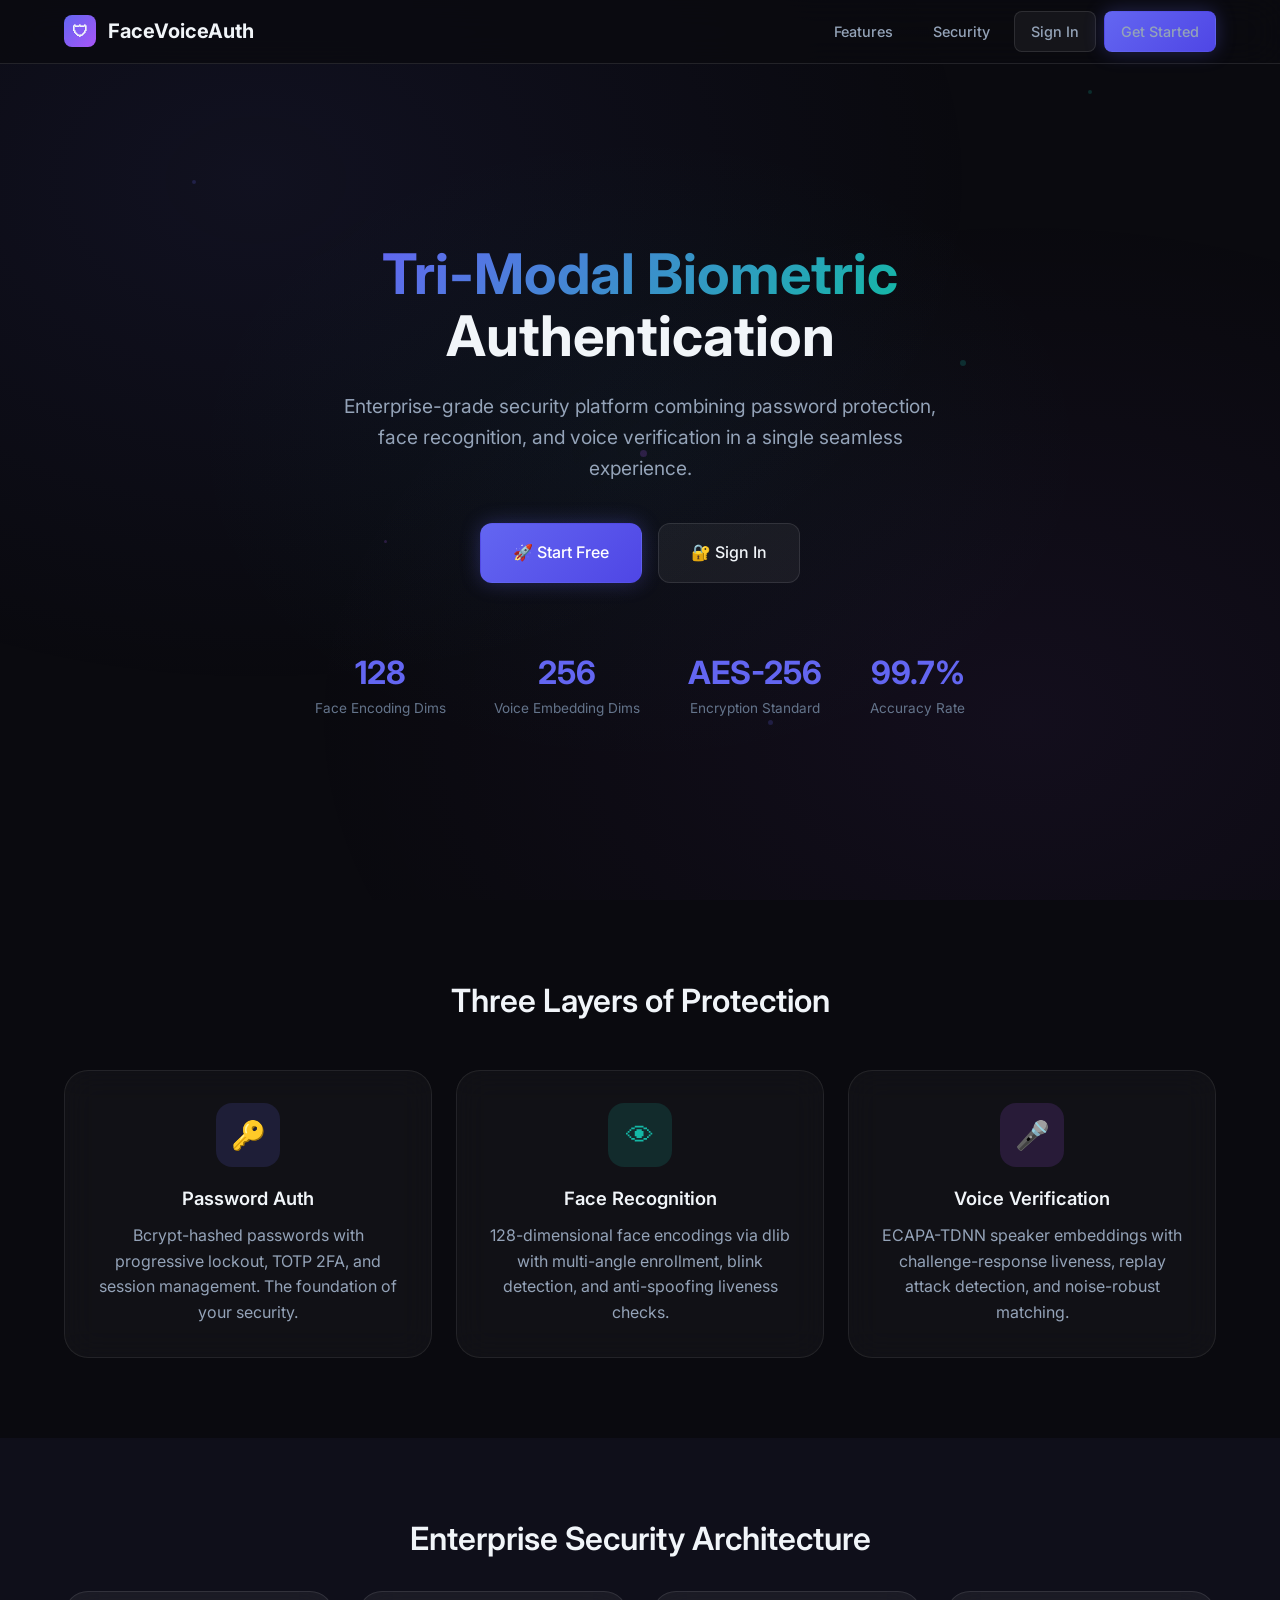
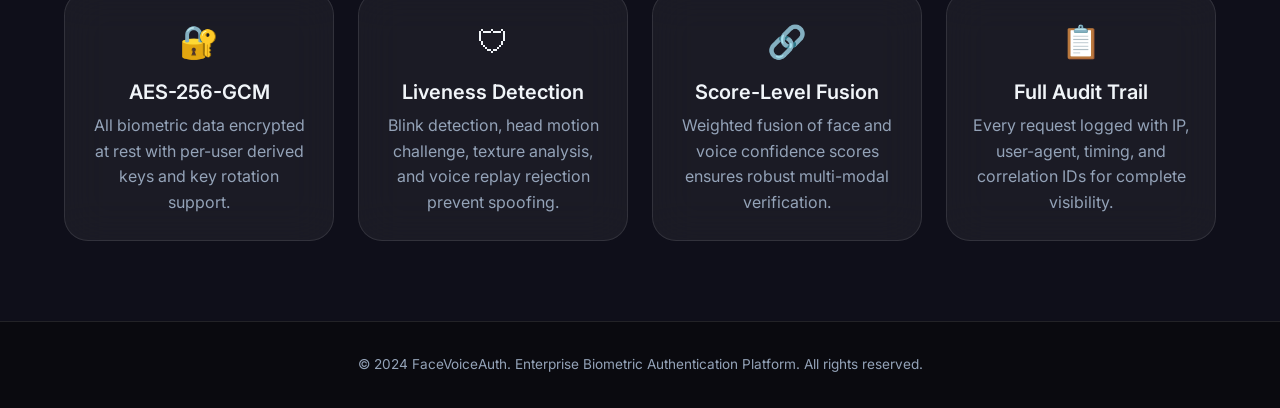
<file: frontend/index.html>
<!DOCTYPE html>
<html lang="en">
<head>
    <meta charset="UTF-8">
    <meta name="viewport" content="width=device-width, initial-scale=1.0">
    <meta name="description" content="FaceVoiceAuth — Enterprise tri-modal biometric authentication platform combining password, face recognition, and voice verification.">
    <title>FaceVoiceAuth — Biometric Authentication Platform</title>
    <!-- Preload critical font to avoid FOIT -->
    <link rel="preconnect" href="https://fonts.googleapis.com" crossorigin>
    <link rel="preconnect" href="https://fonts.gstatic.com" crossorigin>
    <!-- Inline critical CSS for instant first paint -->
    <style>
        /* Critical above-the-fold styles inlined to avoid render-blocking */
        :root {
            --bg-primary: #0a0a0f;
            --bg-secondary: #0f0f1a;
            --text-primary: #f1f5f9;
            --text-secondary: #94a3b8;
            --text-muted: #64748b;
            --accent-indigo: #6366f1;
            --accent-indigo-hover: #818cf8;
            --accent-indigo-glow: rgba(99, 102, 241, 0.3);
            --accent-teal: #14b8a6;
            --accent-purple: #a855f7;
            --surface: rgba(255, 255, 255, 0.05);
            --surface-border: rgba(255, 255, 255, 0.10);
            --radius-sm: 8px;
            --radius-md: 12px;
            --radius-lg: 16px;
            --transition: 300ms ease;
            --font-family: 'Inter', -apple-system, BlinkMacSystemFont, 'Segoe UI', sans-serif;
        }
        *, *::before, *::after { box-sizing: border-box; margin: 0; padding: 0; }
        html { font-size: 16px; scroll-behavior: smooth; }
        body {
            font-family: var(--font-family);
            background-color: var(--bg-primary);
            color: var(--text-primary);
            line-height: 1.6;
            min-height: 100vh;
            overflow-x: hidden;
        }
        body::before {
            content: '';
            position: fixed;
            inset: 0;
            background:
                radial-gradient(ellipse at 20% 20%, rgba(99, 102, 241, 0.08) 0%, transparent 50%),
                radial-gradient(ellipse at 80% 80%, rgba(168, 85, 247, 0.06) 0%, transparent 50%),
                radial-gradient(ellipse at 50% 50%, rgba(20, 184, 166, 0.04) 0%, transparent 50%);
            pointer-events: none;
            z-index: 0;
        }
        .navbar {
            position: fixed; top: 0; left: 0; right: 0; height: 64px;
            background: rgba(10, 10, 15, 0.8); backdrop-filter: blur(20px);
            border-bottom: 1px solid var(--surface-border);
            z-index: 6000; display: flex; align-items: center;
        }
        .navbar .container { display: flex; align-items: center; justify-content: space-between; width: 100%; max-width: 1200px; margin: 0 auto; padding: 0 1.5rem; position: relative; z-index: 1; }
        .navbar-brand { display: flex; align-items: center; gap: 0.75rem; font-size: 1.25rem; font-weight: 700; color: var(--text-primary); text-decoration: none; }
        .navbar-brand .logo-icon { width: 32px; height: 32px; background: linear-gradient(135deg, var(--accent-indigo), var(--accent-purple)); border-radius: var(--radius-sm); display: flex; align-items: center; justify-content: center; font-size: 1rem; }
        .navbar-nav { display: flex; align-items: center; gap: 0.5rem; list-style: none; }
        .navbar-nav a { padding: 0.5rem 1rem; border-radius: var(--radius-sm); color: var(--text-secondary); font-size: 0.9rem; font-weight: 500; transition: color var(--transition); text-decoration: none; }
        .hero { min-height: 100vh; display: flex; flex-direction: column; }
        .hero-content { flex: 1; display: flex; flex-direction: column; align-items: center; justify-content: center; text-align: center; padding: 8rem 1.5rem 4rem; position: relative; z-index: 1; }
        .hero h1 { font-size: 3.5rem; font-weight: 700; margin-bottom: 1.5rem; line-height: 1.1; }
        .hero p.subtitle { font-size: 1.2rem; color: var(--text-secondary); max-width: 600px; margin-bottom: 2.5rem; }
        .btn { display: inline-flex; align-items: center; justify-content: center; gap: 0.5rem; padding: 0.75rem 1.5rem; font-family: var(--font-family); font-size: 0.9rem; font-weight: 500; border: 1px solid transparent; border-radius: var(--radius-md); cursor: pointer; transition: all var(--transition); outline: none; white-space: nowrap; text-decoration: none; position: relative; overflow: hidden; }
        .btn-primary { background: linear-gradient(135deg, var(--accent-indigo), #4f46e5); color: white; box-shadow: 0 0 20px var(--accent-indigo-glow); }
        .btn-secondary { background: var(--surface); color: var(--text-primary); border-color: var(--surface-border); }
        .btn-sm { padding: 0.5rem 1rem; font-size: 0.8rem; }
        .btn-lg { padding: 1rem 2rem; font-size: 1rem; }

        /* Loading splash */
        .app-loading {
            position: fixed; inset: 0; z-index: 99999;
            background: var(--bg-primary);
            display: flex; flex-direction: column; align-items: center; justify-content: center;
            transition: opacity 0.4s ease, visibility 0.4s ease;
        }
        .app-loading.loaded { opacity: 0; visibility: hidden; pointer-events: none; }
        .app-loading .spinner-ring {
            width: 48px; height: 48px;
            border: 3px solid rgba(255,255,255,0.1);
            border-top-color: var(--accent-indigo);
            border-radius: 50%;
            animation: spin 0.7s linear infinite;
        }
        .app-loading p { margin-top: 1rem; color: var(--text-muted); font-size: 0.85rem; }
        @keyframes spin { to { transform: rotate(360deg); } }
        @media (max-width: 768px) { .hero h1 { font-size: 2.25rem; } }
    </style>
    <!-- Load full CSS asynchronously to avoid render-blocking -->
    <link rel="stylesheet" href="css/main.css" media="print" onload="this.media='all'">
    <link rel="stylesheet" href="css/glassmorphism.css" media="print" onload="this.media='all'">
    <link rel="stylesheet" href="css/animations.css" media="print" onload="this.media='all'">
    <noscript>
        <link rel="stylesheet" href="css/main.css">
        <link rel="stylesheet" href="css/glassmorphism.css">
        <link rel="stylesheet" href="css/animations.css">
    </noscript>
</head>
<body>
    <!-- Fast loading splash screen -->
    <div class="app-loading" id="app-loading">
        <div class="spinner-ring"></div>
        <p>Loading FaceVoiceAuth…</p>
    </div>

    <nav class="navbar" id="main-navbar">
        <div class="container">
            <a href="/" class="navbar-brand">
                <div class="logo-icon">🛡</div>
                <span>FaceVoiceAuth</span>
            </a>
            <ul class="navbar-nav">
                <li><a href="#features">Features</a></li>
                <li><a href="#security">Security</a></li>
                <li><a href="/login.html" class="btn btn-secondary btn-sm">Sign In</a></li>
                <li><a href="/register.html" class="btn btn-primary btn-sm">Get Started</a></li>
            </ul>
        </div>
    </nav>

    <section class="hero">
        <div class="particles">
            <div class="particle"></div>
            <div class="particle"></div>
            <div class="particle"></div>
            <div class="particle"></div>
            <div class="particle"></div>
            <div class="particle"></div>
        </div>
        <div class="hero-content animate-fade-in-up">
            <h1><span class="gradient-text">Tri-Modal Biometric</span><br>Authentication</h1>
            <p class="subtitle">Enterprise-grade security platform combining password protection, face recognition, and voice verification in a single seamless experience.</p>
            <div class="hero-cta" style="display: flex; gap: 1rem; flex-wrap: wrap; justify-content: center;">
                <a href="/register.html" class="btn btn-primary btn-lg ripple">🚀 Start Free</a>
                <a href="/login.html" class="btn btn-secondary btn-lg ripple">🔐 Sign In</a>
            </div>
            <div class="stats-row" style="display: flex; gap: 3rem; margin-top: 4rem; flex-wrap: wrap; justify-content: center;">
                <div class="stat-item" style="text-align: center;">
                    <div class="num count-up" style="font-size: 2rem; font-weight: 700; color: var(--accent-indigo);">128</div>
                    <div class="lbl" style="font-size: 0.85rem; color: var(--text-muted);">Face Encoding Dims</div>
                </div>
                <div class="stat-item" style="text-align: center;">
                    <div class="num count-up" style="font-size: 2rem; font-weight: 700; color: var(--accent-indigo);">256</div>
                    <div class="lbl" style="font-size: 0.85rem; color: var(--text-muted);">Voice Embedding Dims</div>
                </div>
                <div class="stat-item" style="text-align: center;">
                    <div class="num count-up" style="font-size: 2rem; font-weight: 700; color: var(--accent-indigo);">AES-256</div>
                    <div class="lbl" style="font-size: 0.85rem; color: var(--text-muted);">Encryption Standard</div>
                </div>
                <div class="stat-item" style="text-align: center;">
                    <div class="num count-up" style="font-size: 2rem; font-weight: 700; color: var(--accent-indigo);">99.7%</div>
                    <div class="lbl" style="font-size: 0.85rem; color: var(--text-muted);">Accuracy Rate</div>
                </div>
            </div>
        </div>
    </section>

    <section class="features-section" id="features" style="padding: 5rem 0;">
        <div class="container">
            <h2 class="animate-fade-in-up" style="text-align: center; margin-bottom: 3rem;">Three Layers of Protection</h2>
            <div class="feature-grid stagger-children">
                <div class="feature-card tilt-card">
                    <div class="feature-icon indigo">🔑</div>
                    <h3>Password Auth</h3>
                    <p>Bcrypt-hashed passwords with progressive lockout, TOTP 2FA, and session management. The foundation of your security.</p>
                </div>
                <div class="feature-card tilt-card">
                    <div class="feature-icon teal">👁</div>
                    <h3>Face Recognition</h3>
                    <p>128-dimensional face encodings via dlib with multi-angle enrollment, blink detection, and anti-spoofing liveness checks.</p>
                </div>
                <div class="feature-card tilt-card">
                    <div class="feature-icon purple">🎤</div>
                    <h3>Voice Verification</h3>
                    <p>ECAPA-TDNN speaker embeddings with challenge-response liveness, replay attack detection, and noise-robust matching.</p>
                </div>
            </div>
        </div>
    </section>

    <section class="security-section" id="security" style="padding: 5rem 0; background: var(--bg-secondary);">
        <div class="container">
            <h2 class="text-center animate-fade-in-up" style="text-align: center;">Enterprise Security Architecture</h2>
            <div class="security-grid stagger-children" style="display: grid; grid-template-columns: repeat(auto-fit, minmax(240px, 1fr)); gap: 1.5rem; margin-top: 2rem;">
                <div class="security-item glass-card" style="text-align: center; padding: 1.5rem;">
                    <div class="icon" style="font-size: 2rem; margin-bottom: 0.75rem;">🔐</div>
                    <h4 style="margin-bottom: 0.5rem;">AES-256-GCM</h4>
                    <p>All biometric data encrypted at rest with per-user derived keys and key rotation support.</p>
                </div>
                <div class="security-item glass-card" style="text-align: center; padding: 1.5rem;">
                    <div class="icon" style="font-size: 2rem; margin-bottom: 0.75rem;">🛡</div>
                    <h4 style="margin-bottom: 0.5rem;">Liveness Detection</h4>
                    <p>Blink detection, head motion challenge, texture analysis, and voice replay rejection prevent spoofing.</p>
                </div>
                <div class="security-item glass-card" style="text-align: center; padding: 1.5rem;">
                    <div class="icon" style="font-size: 2rem; margin-bottom: 0.75rem;">🔗</div>
                    <h4 style="margin-bottom: 0.5rem;">Score-Level Fusion</h4>
                    <p>Weighted fusion of face and voice confidence scores ensures robust multi-modal verification.</p>
                </div>
                <div class="security-item glass-card" style="text-align: center; padding: 1.5rem;">
                    <div class="icon" style="font-size: 2rem; margin-bottom: 0.75rem;">📋</div>
                    <h4 style="margin-bottom: 0.5rem;">Full Audit Trail</h4>
                    <p>Every request logged with IP, user-agent, timing, and correlation IDs for complete visibility.</p>
                </div>
            </div>
        </div>
    </section>

    <footer class="footer" style="padding: 2rem 0; border-top: 1px solid var(--surface-border); text-align: center; color: var(--text-muted); font-size: 0.85rem;">
        <div class="container">
            <p>© 2024 FaceVoiceAuth. Enterprise Biometric Authentication Platform. All rights reserved.</p>
        </div>
    </footer>

    <!-- Defer JS loading — not needed for first paint -->
    <script src="js/utils.js?v=2" defer></script>
    <script>
        // Dismiss loading splash as soon as DOM + styles are ready
        window.addEventListener('load', function() {
            var loader = document.getElementById('app-loading');
            if (loader) {
                loader.classList.add('loaded');
                setTimeout(function() { loader.remove(); }, 500);
            }
        });
    </script>
</body>
</html>
</file>
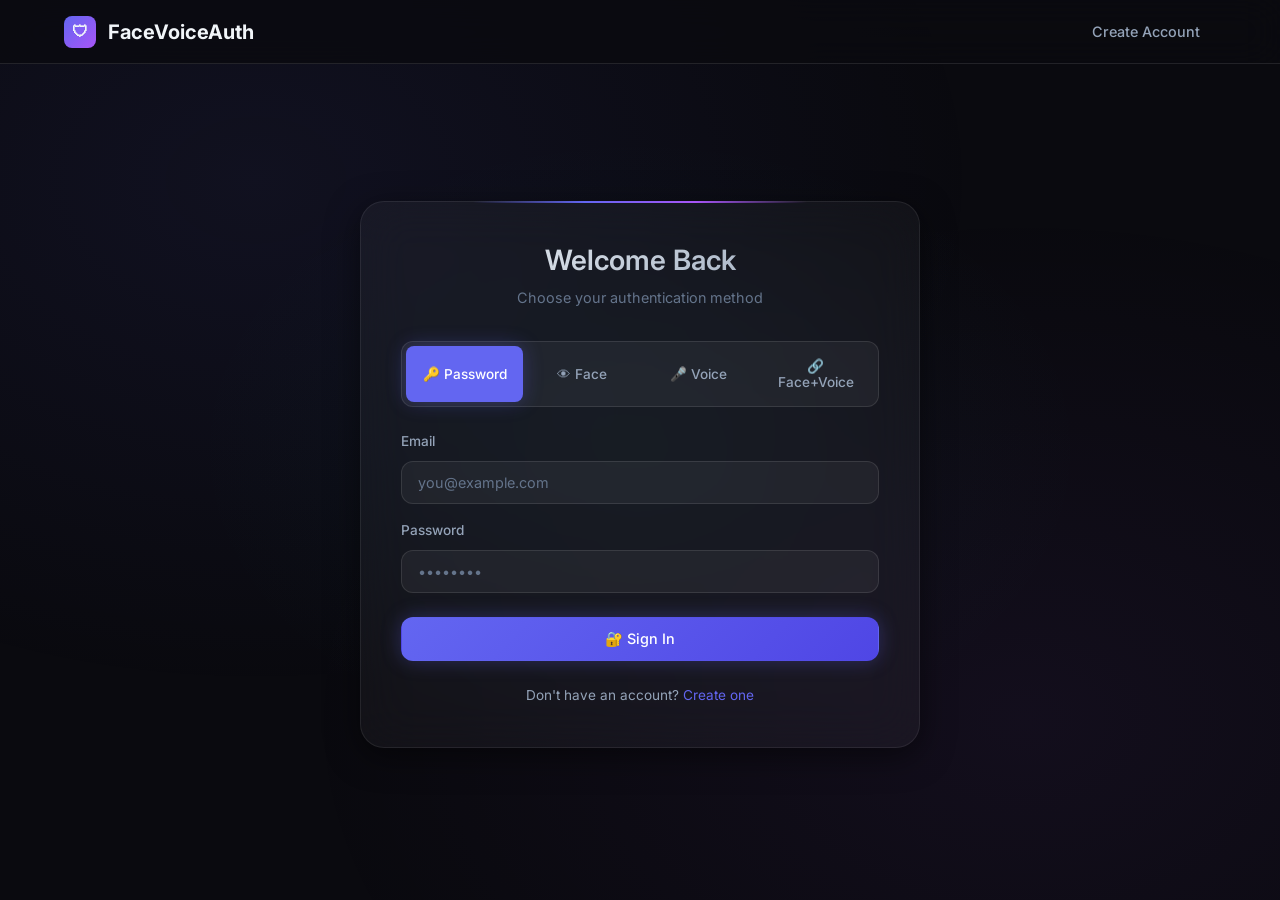
<file: frontend/login.html>
<!DOCTYPE html>
<html lang="en">
<head>
    <meta charset="UTF-8">
    <meta name="viewport" content="width=device-width, initial-scale=1.0">
    <meta name="description" content="Sign in to FaceVoiceAuth using password, face, voice, or combined biometric authentication.">
    <title>Sign In — FaceVoiceAuth</title>
    <link rel="preconnect" href="https://fonts.googleapis.com" crossorigin>
    <link rel="preconnect" href="https://fonts.gstatic.com" crossorigin>
    <!-- Inline critical CSS for instant paint -->
    <style>
        :root {
            --bg-primary: #0a0a0f; --text-primary: #f1f5f9; --text-secondary: #94a3b8; --text-muted: #64748b;
            --accent-indigo: #6366f1; --accent-purple: #a855f7;
            --surface: rgba(255,255,255,0.05); --surface-border: rgba(255,255,255,0.10);
            --radius-sm: 8px; --radius-md: 12px; --radius-xl: 24px;
            --transition: 300ms ease;
            --font-family: 'Inter', -apple-system, BlinkMacSystemFont, 'Segoe UI', sans-serif;
        }
        *, *::before, *::after { box-sizing: border-box; margin: 0; padding: 0; }
        body { font-family: var(--font-family); background: var(--bg-primary); color: var(--text-primary); line-height: 1.6; min-height: 100vh; overflow-x: hidden; }
        body::before { content: ''; position: fixed; inset: 0; background: radial-gradient(ellipse at 20% 20%,rgba(99,102,241,.08) 0%,transparent 50%),radial-gradient(ellipse at 80% 80%,rgba(168,85,247,.06) 0%,transparent 50%); pointer-events: none; z-index: 0; }
        .navbar { position: fixed; top: 0; left: 0; right: 0; height: 64px; background: rgba(10,10,15,0.8); backdrop-filter: blur(20px); border-bottom: 1px solid var(--surface-border); z-index: 6000; display: flex; align-items: center; }
        .navbar .container { display: flex; align-items: center; justify-content: space-between; width: 100%; max-width: 1200px; margin: 0 auto; padding: 0 1.5rem; position: relative; z-index: 1; }
        .navbar-brand { display: flex; align-items: center; gap: 0.75rem; font-size: 1.25rem; font-weight: 700; color: var(--text-primary); text-decoration: none; }
        .navbar-brand .logo-icon { width: 32px; height: 32px; background: linear-gradient(135deg,var(--accent-indigo),var(--accent-purple)); border-radius: var(--radius-sm); display: flex; align-items: center; justify-content: center; font-size: 1rem; }
        .auth-container { min-height: 100vh; display: flex; align-items: center; justify-content: center; padding: 2rem; position: relative; }
        .auth-panel { width: 100%; max-width: 480px; background: rgba(255,255,255,0.04); backdrop-filter: blur(24px); border: 1px solid rgba(255,255,255,0.08); border-radius: var(--radius-xl); padding: 2.5rem; box-shadow: 0 8px 32px rgba(0,0,0,0.5); position: relative; z-index: 1; }
        .app-loading { position: fixed; inset: 0; z-index: 99999; background: var(--bg-primary); display: flex; flex-direction: column; align-items: center; justify-content: center; transition: opacity 0.4s ease, visibility 0.4s ease; }
        .app-loading.loaded { opacity: 0; visibility: hidden; pointer-events: none; }
        .app-loading .spinner-ring { width: 48px; height: 48px; border: 3px solid rgba(255,255,255,0.1); border-top-color: var(--accent-indigo); border-radius: 50%; animation: spin 0.7s linear infinite; }
        .app-loading p { margin-top: 1rem; color: var(--text-muted); font-size: 0.85rem; }
        @keyframes spin { to { transform: rotate(360deg); } }
    </style>
    <link rel="stylesheet" href="css/main.css" media="print" onload="this.media='all'">
    <link rel="stylesheet" href="css/glassmorphism.css" media="print" onload="this.media='all'">
    <link rel="stylesheet" href="css/animations.css" media="print" onload="this.media='all'">
    <noscript>
        <link rel="stylesheet" href="css/main.css">
        <link rel="stylesheet" href="css/glassmorphism.css">
        <link rel="stylesheet" href="css/animations.css">
    </noscript>
</head>
<body>
    <!-- Loading splash -->
    <div class="app-loading" id="app-loading">
        <div class="spinner-ring"></div>
        <p>Loading Sign In…</p>
    </div>

    <nav class="navbar">
        <div class="container">
            <a href="/" class="navbar-brand"><div class="logo-icon">🛡</div><span>FaceVoiceAuth</span></a>
            <ul class="navbar-nav" style="display:flex;align-items:center;gap:.5rem;list-style:none;">
                <li><a href="/register.html" style="color:var(--text-secondary);text-decoration:none;padding:.5rem 1rem;">Create Account</a></li>
            </ul>
        </div>
    </nav>

    <div class="auth-container" style="padding-top: 80px;">
        <div class="auth-panel animate-scale-in" style="max-width: 560px;">
            <div class="auth-header" style="text-align:center;margin-bottom:2rem;">
                <h1 style="font-size:1.75rem;margin-bottom:.5rem;">Welcome Back</h1>
                <p style="font-size:.9rem;color:var(--text-muted);">Choose your authentication method</p>
            </div>

            <div class="tabs" id="login-tabs" style="margin-bottom: 1.5rem;">
                <button class="tab active" data-tab="password" onclick="switchLoginTab('password')">🔑 Password</button>
                <button class="tab" data-tab="face" onclick="switchLoginTab('face')">👁 Face</button>
                <button class="tab" data-tab="voice" onclick="switchLoginTab('voice')">🎤 Voice</button>
                <button class="tab" data-tab="biometric" onclick="switchLoginTab('biometric')">🔗 Face+Voice</button>
            </div>

            <!-- Password Login -->
            <div class="tab-content active" id="tab-password">
                <form onsubmit="handlePasswordLogin(event)" id="password-login-form">
                    <div class="form-group" style="margin-bottom: 1rem;">
                        <label class="form-label" for="login-email">Email</label>
                        <input type="email" class="form-input" id="login-email" placeholder="you@example.com" required autocomplete="email">
                    </div>
                    <div class="form-group" style="margin-bottom: 1rem;">
                        <label class="form-label" for="login-password">Password</label>
                        <input type="password" class="form-input" id="login-password" placeholder="••••••••" required autocomplete="current-password">
                    </div>
                    <div class="form-group hidden" id="totp-group" style="margin-bottom: 1rem;">
                        <label class="form-label" for="login-totp">2FA Code</label>
                        <input type="text" class="form-input" id="login-totp" placeholder="000000" maxlength="6" pattern="\d{6}" autocomplete="one-time-code">
                    </div>
                    <button type="submit" class="btn btn-primary w-full ripple" style="margin-top: 0.5rem;">🔐 Sign In</button>
                </form>
            </div>

            <!-- Face Login -->
            <div class="tab-content" id="tab-face">
                <div class="form-group" style="margin-bottom: 1rem;">
                    <label class="form-label" for="face-login-email">Email</label>
                    <input type="email" class="form-input" id="face-login-email" placeholder="you@example.com" required>
                </div>
                <div class="biometric-viewport" style="margin: 1rem auto;">
                    <video id="face-login-video" autoplay playsinline muted></video>
                    <canvas id="face-login-canvas"></canvas>
                    <div class="scan-line" style="display: none;"></div>
                    <div class="viewport-guide"></div>
                </div>
                <div id="face-auth-pipeline" class="auth-pipeline" style="margin: 1rem 0;"></div>
                <div id="face-confidence-meter" class="confidence-meter" style="margin-bottom: 1rem;"></div>
                <button class="btn btn-teal w-full ripple" id="face-verify-btn" onclick="FaceLogin.verify()">🔍 Verify Face</button>
            </div>

            <!-- Voice Login -->
            <div class="tab-content" id="tab-voice">
                <div class="form-group" style="margin-bottom: 1rem;">
                    <label class="form-label" for="voice-login-email">Email</label>
                    <input type="email" class="form-input" id="voice-login-email" placeholder="you@example.com" required>
                </div>
                <div class="waveform-container" style="margin: 1rem 0;">
                    <canvas id="voice-login-waveform" class="waveform-canvas" width="500" height="80"></canvas>
                    <span class="waveform-label" id="voice-login-timer">0.0s</span>
                </div>
                <div id="voice-confidence-meter" class="confidence-meter" style="margin-bottom: 1rem;"></div>
                <button class="btn btn-purple w-full ripple" id="voice-verify-btn" onclick="VoiceLogin.verify()">🎤 Verify Voice</button>
            </div>

            <!-- Face + Voice Combined -->
            <div class="tab-content" id="tab-biometric">
                <div class="form-group" style="margin-bottom: 1rem;">
                    <label class="form-label" for="bio-login-email">Email</label>
                    <input type="email" class="form-input" id="bio-login-email" placeholder="you@example.com" required>
                </div>
                <div style="display: grid; grid-template-columns: 1fr 1fr; gap: 1rem; margin: 1rem 0;">
                    <div>
                        <div class="biometric-viewport" style="aspect-ratio: 4/3;">
                            <video id="bio-video" autoplay playsinline muted></video>
                            <canvas id="bio-canvas"></canvas>
                            <div class="viewport-guide"></div>
                        </div>
                        <div id="bio-face-confidence" class="confidence-meter" style="margin-top: 0.5rem;"></div>
                        <div style="text-align: center; font-size: 0.8rem; color: var(--text-muted); margin-top: 0.25rem;">Face Confidence</div>
                    </div>
                    <div>
                        <div class="waveform-container" style="height: 100%;">
                            <canvas id="bio-waveform" class="waveform-canvas" width="250" height="120"></canvas>
                        </div>
                        <div id="bio-voice-confidence" class="confidence-meter" style="margin-top: 0.5rem;"></div>
                        <div style="text-align: center; font-size: 0.8rem; color: var(--text-muted); margin-top: 0.25rem;">Voice Confidence</div>
                    </div>
                </div>
                <div id="bio-auth-pipeline" class="auth-pipeline" style="margin: 1rem 0;"></div>
                <div id="bio-fusion-score" class="confidence-meter" style="margin-bottom: 0.5rem;"></div>
                <div style="text-align: center; font-size: 0.8rem; color: var(--text-muted); margin-bottom: 1rem;">Fusion Score</div>
                <button class="btn btn-primary w-full btn-lg ripple" id="bio-verify-btn" onclick="BiometricLogin.verify()">🔐 Verify Identity</button>
            </div>

            <div style="text-align: center; margin-top: 1.5rem;">
                <p style="font-size: 0.85rem;">Don't have an account? <a href="/register.html">Create one</a></p>
            </div>
        </div>
    </div>

    <!-- Defer all JS to avoid blocking first paint -->
    <script src="js/utils.js?v=2" defer></script>
    <script src="js/auth.js" defer></script>
    <script src="js/camera.js" defer></script>
    <script src="js/microphone.js" defer></script>
    <script src="js/face_login.js" defer></script>
    <script src="js/voice_login.js" defer></script>
    <script src="js/biometric_login.js" defer></script>
    <script>
        let activeTab = 'password';

        function switchLoginTab(tab) {
            document.querySelectorAll('.tab').forEach(t => t.classList.remove('active'));
            document.querySelector(`[data-tab="${tab}"]`).classList.add('active');
            document.querySelectorAll('.tab-content').forEach(c => c.classList.remove('active'));
            document.getElementById(`tab-${tab}`).classList.add('active');

            if (activeTab === 'face' && typeof FaceLogin !== 'undefined') FaceLogin.stop();
            if (activeTab === 'voice' && typeof VoiceLogin !== 'undefined') VoiceLogin.stop();
            if (activeTab === 'biometric' && typeof BiometricLogin !== 'undefined') BiometricLogin.stop();

            activeTab = tab;

            if (tab === 'face' && typeof FaceLogin !== 'undefined') FaceLogin.init();
            if (tab === 'voice' && typeof VoiceLogin !== 'undefined') VoiceLogin.init();
            if (tab === 'biometric' && typeof BiometricLogin !== 'undefined') BiometricLogin.init();
        }

        // Dismiss loading splash
        window.addEventListener('load', function() {
            var loader = document.getElementById('app-loading');
            if (loader) {
                loader.classList.add('loaded');
                setTimeout(function() { loader.remove(); }, 500);
            }
        });
    </script>
</body>
</html>
</file>
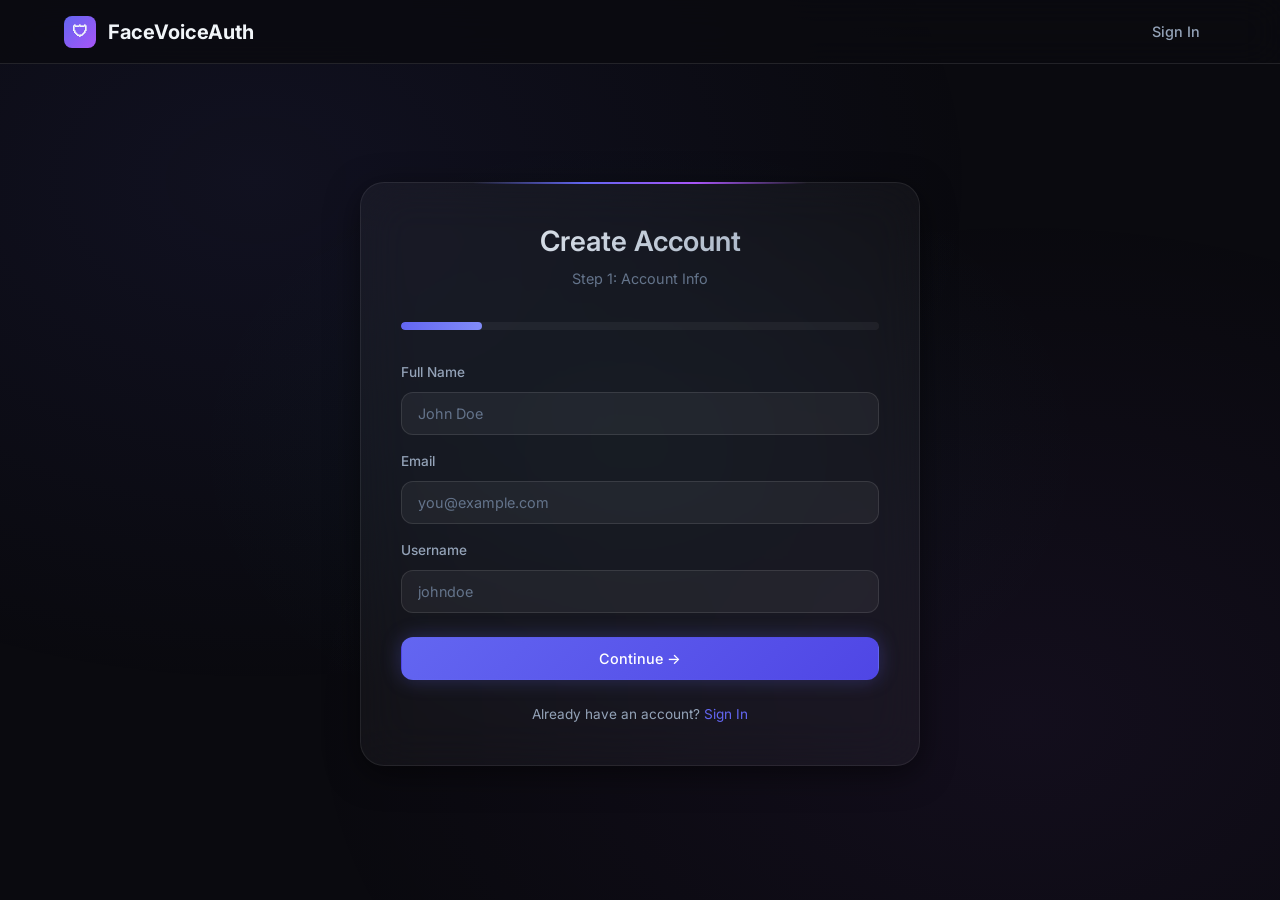
<file: frontend/register.html>
<!DOCTYPE html>
<html lang="en">

<head>
    <meta charset="UTF-8">
    <meta name="viewport" content="width=device-width, initial-scale=1.0">
    <meta name="description" content="Create your FaceVoiceAuth account with multi-step biometric enrollment.">
    <title>Register — FaceVoiceAuth</title>
    <link rel="stylesheet" href="css/main.css">
    <link rel="stylesheet" href="css/glassmorphism.css">
    <link rel="stylesheet" href="css/animations.css">
</head>

<body>
    <nav class="navbar">
        <div class="container">
            <a href="/" class="navbar-brand">
                <div class="logo-icon">🛡</div><span>FaceVoiceAuth</span>
            </a>
            <ul class="navbar-nav">
                <li><a href="/login.html">Sign In</a></li>
            </ul>
        </div>
    </nav>

    <div class="auth-container" style="padding-top: 80px;">
        <div class="auth-panel animate-scale-in" style="max-width: 560px;">
            <div class="auth-header">
                <h1>Create Account</h1>
                <p id="reg-step-label">Step 1: Account Info</p>
            </div>

            <div class="progress" style="margin-bottom: 2rem;">
                <div class="progress-bar progress-indigo" id="reg-progress-bar" style="width: 14%;"></div>
            </div>

            <!-- Step 1: Account Info -->
            <div id="reg-step-1" class="tab-content active">
                <div class="form-group" style="margin-bottom: 1rem;">
                    <label class="form-label" for="reg-fullname">Full Name</label>
                    <input type="text" class="form-input" id="reg-fullname" placeholder="John Doe" required>
                </div>
                <div class="form-group" style="margin-bottom: 1rem;">
                    <label class="form-label" for="reg-email">Email</label>
                    <input type="email" class="form-input" id="reg-email" placeholder="you@example.com" required>
                </div>
                <div class="form-group" style="margin-bottom: 1.5rem;">
                    <label class="form-label" for="reg-username">Username</label>
                    <input type="text" class="form-input" id="reg-username" placeholder="johndoe" required>
                </div>
                <button class="btn btn-primary w-full ripple reg-next-btn">Continue →</button>
            </div>

            <!-- Step 2: Password -->
            <div id="reg-step-2" class="tab-content hidden">
                <div class="form-group" style="margin-bottom: 1rem;">
                    <label class="form-label" for="reg-password">Password</label>
                    <input type="password" class="form-input" id="reg-password" placeholder="••••••••" required
                        oninput="renderPasswordStrength(document.getElementById('pw-strength-bar'), document.getElementById('pw-strength-label'), this.value)">
                    <div class="password-strength">
                        <div class="password-strength-bar strength-0" id="pw-strength-bar"></div>
                    </div>
                    <span class="form-hint" id="pw-strength-label"></span>
                </div>
                <div class="form-group" style="margin-bottom: 1.5rem;">
                    <label class="form-label" for="reg-password-confirm">Confirm Password</label>
                    <input type="password" class="form-input" id="reg-password-confirm" placeholder="••••••••" required>
                </div>
                <div style="display: flex; gap: 0.75rem;">
                    <button class="btn btn-secondary flex-1 reg-prev-btn">← Back</button>
                    <button class="btn btn-primary flex-1 ripple reg-next-btn">Continue →</button>
                </div>
            </div>

            <!-- Step 3: Face Enrollment -->
            <div id="reg-step-3" class="tab-content hidden">
                <h3 style="margin-bottom: 1rem;">👁 Face Enrollment</h3>
                <div class="biometric-viewport" style="margin: 0 auto 1rem;">
                    <video id="face-enroll-video" autoplay playsinline muted></video>
                    <canvas id="face-enroll-canvas"></canvas>
                    <div class="viewport-guide"></div>
                    <div class="scan-line"></div>
                </div>
                <div id="face-enroll-progress" class="enrollment-progress"></div>
                <div style="display: flex; gap: 0.75rem; margin-top: 1rem;">
                    <button class="btn btn-secondary flex-1 reg-prev-btn" onclick="FaceEnroll.stop()">← Back</button>
                    <button class="btn btn-teal flex-1 ripple" id="face-capture-btn"
                        onclick="FaceEnroll.captureAngle()">📸 Capture</button>
                    <button class="btn btn-primary flex-1 ripple reg-next-btn">Next →</button>
                </div>
            </div>

            <!-- Step 4: Voice Enrollment -->
            <div id="reg-step-4" class="tab-content hidden">
                <h3 style="margin-bottom: 1rem;">🎤 Voice Enrollment</h3>
                <div class="glass-card" style="text-align: center; margin-bottom: 1rem;">
                    <p style="font-size: 0.9rem; margin-bottom: 0.5rem;">Speak this PIN aloud:</p>
                    <div id="voice-challenge-pin"
                        style="font-size: 2.5rem; font-weight: 700; letter-spacing: 0.5rem; color: var(--accent-purple);">
                        ----</div>
                </div>
                <p id="voice-instruction"
                    style="font-size: 0.85rem; color: var(--text-secondary); margin-bottom: 1rem;"></p>
                <div class="waveform-container" style="margin-bottom: 1rem;">
                    <canvas id="voice-enroll-waveform" class="waveform-canvas" width="500" height="80"></canvas>
                    <span class="waveform-label" id="voice-enroll-timer">0.0s</span>
                </div>
                <div id="voice-sample-progress" style="margin-bottom: 1rem;"></div>
                <div style="display: flex; gap: 0.75rem;">
                    <button class="btn btn-secondary" onclick="VoiceEnroll.stop()" style="flex:0.5;">← Back</button>
                    <button class="btn btn-purple flex-1 ripple" id="voice-record-btn"
                        onclick="VoiceEnroll.recordSample()">🎤 Record Sample</button>
                    <button class="btn btn-primary flex-1 ripple" id="voice-complete-btn" disabled
                        onclick="VoiceEnroll.complete().then(ok => { if(ok) RegistrationWizard.showStep(5); })">Complete
                        ✓</button>
                </div>
            </div>

            <!-- Step 5: 2FA Setup -->
            <div id="reg-step-5" class="tab-content hidden">
                <h3 style="margin-bottom: 1rem;">🔐 Two-Factor Authentication</h3>
                <p style="font-size: 0.9rem; color: var(--text-secondary); margin-bottom: 1.5rem;">Add an extra layer of
                    security with a TOTP authenticator app.</p>
                <div id="totp-setup-area" style="text-align: center;">
                    <button class="btn btn-primary ripple" onclick="setup2FA()">Setup 2FA</button>
                    <button class="btn btn-ghost" onclick="RegistrationWizard.showStep(6)"
                        style="margin-top: 0.75rem; display: block; width: 100%;">Skip for now</button>
                </div>
                <div id="totp-qr-area" class="hidden" style="text-align: center;">
                    <img id="totp-qr-img" alt="TOTP QR Code"
                        style="width: 200px; margin: 1rem auto; border-radius: 8px;">
                    <p style="font-size: 0.85rem; color: var(--text-muted); margin-bottom: 1rem;">Scan with Google
                        Authenticator or similar app</p>
                    <div class="form-group" style="margin-bottom: 1rem;">
                        <input type="text" class="form-input" id="totp-verify-code" placeholder="Enter 6-digit code"
                            maxlength="6">
                    </div>
                    <button class="btn btn-primary w-full ripple" onclick="verify2FA()">Verify & Enable</button>
                </div>
            </div>

            <!-- Step 6: Complete -->
            <div id="reg-step-6" class="tab-content hidden" style="text-align: center;">
                <div style="font-size: 4rem; margin-bottom: 1rem;">🎉</div>
                <h2>All Set!</h2>
                <p style="margin: 1rem 0 2rem;">Your account is ready. You can now sign in using your chosen
                    authentication method.</p>
                <button class="btn btn-primary btn-lg w-full ripple" onclick="RegistrationWizard.complete()">🚀 Go to
                    Dashboard</button>
            </div>

            <div style="text-align: center; margin-top: 1.5rem;">
                <p style="font-size: 0.85rem;">Already have an account? <a href="/login.html">Sign In</a></p>
            </div>
        </div>
    </div>

    <script src="js/utils.js?v=2"></script>
    <script src="js/auth.js"></script>
    <script src="js/camera.js"></script>
    <script src="js/microphone.js"></script>
    <script src="js/face_enroll.js"></script>
    <script src="js/voice_enroll.js"></script>
    <script>
        document.addEventListener('DOMContentLoaded', async () => {
            await RegistrationWizard.init();
        });

        async function setup2FA() {
            try {
                const data = await apiRequest('/api/auth/totp/setup', { method: 'POST' });
                document.getElementById('totp-qr-img').src = 'data:image/png;base64,' + data.qr_code_base64;
                hideElement('#totp-setup-area');
                showElement('#totp-qr-area');

                const backupEl = document.createElement('div');
                backupEl.innerHTML = `<p style="font-size:0.8rem; color:var(--text-muted); margin-top:1rem;">Backup codes: <code>${data.backup_codes.join(', ')}</code></p>`;
                document.getElementById('totp-qr-area').appendChild(backupEl);
            } catch (error) {
                showToast(error.message, 'error');
            }
        }

        async function verify2FA() {
            const code = document.getElementById('totp-verify-code').value.trim();
            if (code.length !== 6) { showToast('Enter a 6-digit code', 'warning'); return; }
            try {
                await apiRequest('/api/auth/totp/verify', {
                    method: 'POST',
                    body: JSON.stringify({ code }),
                });
                showToast('2FA enabled!', 'success');
                RegistrationWizard.showStep(7);
            } catch (error) {
                showToast(error.message, 'error');
            }
        }
    </script>
</body>

</html>
</file>
<file: frontend/css/main.css>
/* ═══════════════════════════════════════════
   FaceVoiceAuth — Main CSS Design System
   Deep dark premium glassmorphic theme
   ═══════════════════════════════════════════ */

@import url('https://fonts.googleapis.com/css2?family=Inter:wght@300;400;500;600;700&display=swap');

/* GPU-accelerated compositing for animated elements */
.animate-fade-in-up, .animate-scale-in, .animate-fade-in, .glass-card, .feature-card, .tilt-card {
    will-change: transform, opacity;
}

/* Smooth scrolling with touch momentum */
html {
    -webkit-overflow-scrolling: touch;
}

/* ── CSS Custom Properties ── */
:root {
    --bg-primary: #0a0a0f;
    --bg-secondary: #0f0f1a;
    --bg-tertiary: #141425;

    --surface: rgba(255, 255, 255, 0.05);
    --surface-hover: rgba(255, 255, 255, 0.08);
    --surface-active: rgba(255, 255, 255, 0.12);
    --surface-border: rgba(255, 255, 255, 0.10);
    --surface-border-hover: rgba(255, 255, 255, 0.18);

    --accent-indigo: #6366f1;
    --accent-indigo-hover: #818cf8;
    --accent-indigo-glow: rgba(99, 102, 241, 0.3);
    --accent-teal: #14b8a6;
    --accent-teal-hover: #2dd4bf;
    --accent-teal-glow: rgba(20, 184, 166, 0.3);
    --accent-purple: #a855f7;
    --accent-purple-hover: #c084fc;
    --accent-purple-glow: rgba(168, 85, 247, 0.3);

    --text-primary: #f1f5f9;
    --text-secondary: #94a3b8;
    --text-muted: #64748b;
    --text-accent: var(--accent-indigo);

    --success: #22c55e;
    --success-bg: rgba(34, 197, 94, 0.15);
    --warning: #f59e0b;
    --warning-bg: rgba(245, 158, 11, 0.15);
    --danger: #ef4444;
    --danger-bg: rgba(239, 68, 68, 0.15);
    --info: #3b82f6;

    --radius-sm: 8px;
    --radius-md: 12px;
    --radius-lg: 16px;
    --radius-xl: 24px;
    --radius-full: 9999px;

    --shadow-sm: 0 2px 8px rgba(0, 0, 0, 0.3);
    --shadow-md: 0 4px 16px rgba(0, 0, 0, 0.4);
    --shadow-lg: 0 8px 32px rgba(0, 0, 0, 0.5);
    --shadow-glow-indigo: 0 0 20px var(--accent-indigo-glow);
    --shadow-glow-teal: 0 0 20px var(--accent-teal-glow);
    --shadow-glow-purple: 0 0 20px var(--accent-purple-glow);

    --transition: 300ms ease;
    --transition-fast: 150ms ease;

    --font-family: 'Inter', -apple-system, BlinkMacSystemFont, 'Segoe UI', sans-serif;

    --z-toast: 9999;
    --z-modal: 9000;
    --z-overlay: 8000;
    --z-dropdown: 7000;
    --z-header: 6000;
}

/* ── Light Mode Overrides ── */
[data-theme='light'] {
    --bg-primary: #f8fafc;
    --bg-secondary: #ffffff;
    --bg-tertiary: #f1f5f9;

    --surface: rgba(0, 0, 0, 0.03);
    --surface-hover: rgba(0, 0, 0, 0.06);
    --surface-active: rgba(0, 0, 0, 0.1);
    --surface-border: rgba(0, 0, 0, 0.1);
    --surface-border-hover: rgba(0, 0, 0, 0.2);

    --text-primary: #0f172a;
    --text-secondary: #475569;
    --text-muted: #64748b;
    
    --shadow-sm: 0 1px 3px rgba(0, 0, 0, 0.1);
    --shadow-md: 0 4px 6px rgba(0, 0, 0, 0.1);
    --shadow-lg: 0 10px 15px rgba(0, 0, 0, 0.1);
}

/* ── Reset & Base ── */
*, *::before, *::after {
    box-sizing: border-box;
    margin: 0;
    padding: 0;
}

html {
    font-size: 16px;
    scroll-behavior: smooth;
    -webkit-font-smoothing: antialiased;
    -moz-osx-font-smoothing: grayscale;
}

body {
    font-family: var(--font-family);
    background-color: var(--bg-primary);
    color: var(--text-primary);
    line-height: 1.6;
    min-height: 100vh;
    overflow-x: hidden;
}

body::before {
    content: '';
    position: fixed;
    inset: 0;
    background:
        radial-gradient(ellipse at 20% 20%, rgba(99, 102, 241, 0.08) 0%, transparent 50%),
        radial-gradient(ellipse at 80% 80%, rgba(168, 85, 247, 0.06) 0%, transparent 50%),
        radial-gradient(ellipse at 50% 50%, rgba(20, 184, 166, 0.04) 0%, transparent 50%);
    pointer-events: none;
    z-index: 0;
}

a {
    color: var(--accent-indigo);
    text-decoration: none;
    transition: color var(--transition);
}

a:hover {
    color: var(--accent-indigo-hover);
}

img { max-width: 100%; height: auto; }

/* ── Typography ── */
h1, h2, h3, h4, h5, h6 {
    font-weight: 600;
    line-height: 1.3;
    color: var(--text-primary);
}
h1 { font-size: 2.5rem; }
h2 { font-size: 2rem; }
h3 { font-size: 1.5rem; }
h4 { font-size: 1.25rem; }
p { color: var(--text-secondary); }

/* ── Layout Utilities ── */
.container {
    width: 100%;
    max-width: 1200px;
    margin: 0 auto;
    padding: 0 1.5rem;
    position: relative;
    z-index: 1;
}

.flex { display: flex; }
.flex-col { flex-direction: column; }
.items-center { align-items: center; }
.justify-center { justify-content: center; }
.justify-between { justify-content: space-between; }
.gap-1 { gap: 0.5rem; }
.gap-2 { gap: 1rem; }
.gap-3 { gap: 1.5rem; }
.gap-4 { gap: 2rem; }
.text-center { text-align: center; }
.w-full { width: 100%; }
.hidden { display: none !important; }

/* ── Buttons ── */
.btn {
    display: inline-flex;
    align-items: center;
    justify-content: center;
    gap: 0.5rem;
    padding: 0.75rem 1.5rem;
    font-family: var(--font-family);
    font-size: 0.9rem;
    font-weight: 500;
    border: 1px solid transparent;
    border-radius: var(--radius-md);
    cursor: pointer;
    transition: all var(--transition);
    outline: none;
    white-space: nowrap;
    text-decoration: none;
    position: relative;
    overflow: hidden;
}

.btn::after {
    content: '';
    position: absolute;
    inset: 0;
    background: linear-gradient(135deg, rgba(255,255,255,0.1) 0%, transparent 50%);
    opacity: 0;
    transition: opacity var(--transition);
}
.btn:hover::after { opacity: 1; }

.btn-primary {
    background: linear-gradient(135deg, var(--accent-indigo), #4f46e5);
    color: white;
    box-shadow: var(--shadow-glow-indigo);
}
.btn-primary:hover {
    background: linear-gradient(135deg, var(--accent-indigo-hover), #6366f1);
    transform: translateY(-1px);
    box-shadow: 0 0 30px var(--accent-indigo-glow);
}

.btn-secondary {
    background: var(--surface);
    color: var(--text-primary);
    border-color: var(--surface-border);
}
.btn-secondary:hover {
    background: var(--surface-hover);
    border-color: var(--surface-border-hover);
}

.btn-teal {
    background: linear-gradient(135deg, var(--accent-teal), #0d9488);
    color: white;
    box-shadow: var(--shadow-glow-teal);
}
.btn-teal:hover {
    transform: translateY(-1px);
    box-shadow: 0 0 30px var(--accent-teal-glow);
}

.btn-purple {
    background: linear-gradient(135deg, var(--accent-purple), #9333ea);
    color: white;
    box-shadow: var(--shadow-glow-purple);
}
.btn-purple:hover {
    transform: translateY(-1px);
    box-shadow: 0 0 30px var(--accent-purple-glow);
}

.btn-danger {
    background: linear-gradient(135deg, var(--danger), #dc2626);
    color: white;
}

.btn-ghost {
    background: transparent;
    color: var(--text-secondary);
    border: none;
}
.btn-ghost:hover {
    color: var(--text-primary);
    background: var(--surface);
}

.btn-sm { padding: 0.5rem 1rem; font-size: 0.8rem; }
.btn-lg { padding: 1rem 2rem; font-size: 1rem; }
.btn-icon { padding: 0.625rem; }

.btn:disabled {
    opacity: 0.5;
    cursor: not-allowed;
    transform: none !important;
}

/* ── Form Controls ── */
.form-group {
    display: flex;
    flex-direction: column;
    gap: 0.5rem;
}

.form-label {
    font-size: 0.85rem;
    font-weight: 500;
    color: var(--text-secondary);
}

.form-input, .form-select, .form-textarea {
    width: 100%;
    padding: 0.75rem 1rem;
    background: var(--surface);
    border: 1px solid var(--surface-border);
    border-radius: var(--radius-md);
    color: var(--text-primary);
    font-family: var(--font-family);
    font-size: 0.9rem;
    transition: all var(--transition);
    outline: none;
}

.form-input:focus, .form-select:focus, .form-textarea:focus {
    border-color: var(--accent-indigo);
    box-shadow: 0 0 0 3px var(--accent-indigo-glow);
}

.form-input::placeholder {
    color: var(--text-muted);
}

.form-error {
    font-size: 0.8rem;
    color: var(--danger);
}

.form-hint {
    font-size: 0.8rem;
    color: var(--text-muted);
}

/* ── Password Strength Meter ── */
.password-strength {
    height: 4px;
    border-radius: 2px;
    background: var(--surface);
    overflow: hidden;
    margin-top: 0.25rem;
}

.password-strength-bar {
    height: 100%;
    border-radius: 2px;
    transition: all var(--transition);
}

.strength-0 { width: 0%; }
.strength-1 { width: 25%; background: var(--danger); }
.strength-2 { width: 50%; background: var(--warning); }
.strength-3 { width: 75%; background: var(--accent-teal); }
.strength-4 { width: 100%; background: var(--success); }

/* ── Cards ── */
.card {
    background: var(--surface);
    backdrop-filter: blur(20px);
    -webkit-backdrop-filter: blur(20px);
    border: 1px solid var(--surface-border);
    border-radius: var(--radius-lg);
    padding: 1.5rem;
    transition: all var(--transition);
}

.card:hover {
    border-color: var(--surface-border-hover);
    box-shadow: var(--shadow-md);
}

.card-header {
    display: flex;
    align-items: center;
    justify-content: space-between;
    margin-bottom: 1rem;
    padding-bottom: 1rem;
    border-bottom: 1px solid var(--surface-border);
}

/* ── Navbar ── */
.navbar {
    position: fixed;
    top: 0;
    left: 0;
    right: 0;
    height: 64px;
    background: rgba(10, 10, 15, 0.8);
    backdrop-filter: blur(20px);
    -webkit-backdrop-filter: blur(20px);
    border-bottom: 1px solid var(--surface-border);
    z-index: var(--z-header);
    display: flex;
    align-items: center;
}

.navbar .container {
    display: flex;
    align-items: center;
    justify-content: space-between;
    width: 100%;
}

.navbar-brand {
    display: flex;
    align-items: center;
    gap: 0.75rem;
    font-size: 1.25rem;
    font-weight: 700;
    color: var(--text-primary);
}

.navbar-brand .logo-icon {
    width: 32px;
    height: 32px;
    background: linear-gradient(135deg, var(--accent-indigo), var(--accent-purple));
    border-radius: var(--radius-sm);
    display: flex;
    align-items: center;
    justify-content: center;
    font-size: 1rem;
}

.navbar-nav {
    display: flex;
    align-items: center;
    gap: 0.5rem;
    list-style: none;
}

.navbar-nav a {
    padding: 0.5rem 1rem;
    border-radius: var(--radius-sm);
    color: var(--text-secondary);
    font-size: 0.9rem;
    font-weight: 500;
    transition: all var(--transition);
}

.navbar-nav a:hover, .navbar-nav a.active {
    color: var(--text-primary);
    background: var(--surface);
}

/* ── Toast Notifications ── */
.toast-container {
    position: fixed;
    top: 80px;
    right: 1.5rem;
    z-index: var(--z-toast);
    display: flex;
    flex-direction: column;
    gap: 0.75rem;
    pointer-events: none;
}

.toast {
    padding: 1rem 1.25rem;
    border-radius: var(--radius-md);
    background: var(--bg-tertiary);
    border: 1px solid var(--surface-border);
    backdrop-filter: blur(20px);
    color: var(--text-primary);
    font-size: 0.9rem;
    min-width: 300px;
    max-width: 420px;
    pointer-events: all;
    animation: toastSlideIn 0.3s ease forwards;
    box-shadow: var(--shadow-lg);
    display: flex;
    align-items: center;
    gap: 0.75rem;
}

.toast-success { border-left: 3px solid var(--success); }
.toast-error { border-left: 3px solid var(--danger); }
.toast-warning { border-left: 3px solid var(--warning); }
.toast-info { border-left: 3px solid var(--info); }

.toast-exit {
    animation: toastSlideOut 0.3s ease forwards;
}

@keyframes toastSlideIn {
    from { opacity: 0; transform: translateX(100px); }
    to   { opacity: 1; transform: translateX(0); }
}

@keyframes toastSlideOut {
    from { opacity: 1; transform: translateX(0); }
    to   { opacity: 0; transform: translateX(100px); }
}

/* ── Skeleton Loaders ── */
.skeleton {
    background: linear-gradient(90deg, var(--surface) 25%, var(--surface-hover) 50%, var(--surface) 75%);
    background-size: 200% 100%;
    animation: skeletonShimmer 1.5s ease infinite;
    border-radius: var(--radius-sm);
}

.skeleton-text { height: 1rem; margin-bottom: 0.5rem; }
.skeleton-title { height: 1.5rem; width: 60%; margin-bottom: 1rem; }
.skeleton-circle { border-radius: 50%; }

@keyframes skeletonShimmer {
    0%   { background-position: 200% 0; }
    100% { background-position: -200% 0; }
}

/* ── Tabs ── */
.tabs {
    display: flex;
    gap: 0;
    background: var(--surface);
    border-radius: var(--radius-md);
    padding: 4px;
    border: 1px solid var(--surface-border);
}

.tab {
    flex: 1;
    padding: 0.75rem 1rem;
    text-align: center;
    background: transparent;
    border: none;
    border-radius: var(--radius-sm);
    color: var(--text-secondary);
    font-family: var(--font-family);
    font-size: 0.85rem;
    font-weight: 500;
    cursor: pointer;
    transition: all var(--transition);
}

.tab:hover { color: var(--text-primary); }

.tab.active {
    background: var(--accent-indigo);
    color: white;
    box-shadow: var(--shadow-glow-indigo);
}

.tab-content { display: none; }
.tab-content.active { display: block; }

/* ── Badges ── */
.badge {
    display: inline-flex;
    align-items: center;
    padding: 0.25rem 0.75rem;
    border-radius: var(--radius-full);
    font-size: 0.75rem;
    font-weight: 500;
}

.badge-success { background: var(--success-bg); color: var(--success); }
.badge-warning { background: var(--warning-bg); color: var(--warning); }
.badge-danger { background: var(--danger-bg); color: var(--danger); }
.badge-info { background: rgba(59, 130, 246, 0.15); color: var(--info); }

/* ── Tables ── */
.table-container {
    overflow-x: auto;
    border-radius: var(--radius-lg);
    border: 1px solid var(--surface-border);
}

table {
    width: 100%;
    border-collapse: collapse;
    font-size: 0.9rem;
}

thead {
    background: var(--surface);
}

th {
    padding: 0.875rem 1rem;
    text-align: left;
    font-weight: 600;
    color: var(--text-secondary);
    font-size: 0.8rem;
    text-transform: uppercase;
    letter-spacing: 0.05em;
    border-bottom: 1px solid var(--surface-border);
}

td {
    padding: 0.875rem 1rem;
    border-bottom: 1px solid rgba(255, 255, 255, 0.03);
    color: var(--text-primary);
}

tr:hover td {
    background: var(--surface);
}

/* ── Progress Bars ── */
.progress {
    height: 8px;
    background: var(--surface);
    border-radius: var(--radius-full);
    overflow: hidden;
}

.progress-bar {
    height: 100%;
    border-radius: var(--radius-full);
    transition: width 0.5s ease;
}

.progress-indigo { background: linear-gradient(90deg, var(--accent-indigo), var(--accent-indigo-hover)); }
.progress-teal { background: linear-gradient(90deg, var(--accent-teal), var(--accent-teal-hover)); }
.progress-purple { background: linear-gradient(90deg, var(--accent-purple), var(--accent-purple-hover)); }

/* ── Confidence Meter ── */
.confidence-meter {
    display: flex;
    align-items: center;
    gap: 0.75rem;
}

.confidence-bar {
    flex: 1;
    height: 12px;
    background: var(--surface);
    border-radius: var(--radius-full);
    overflow: hidden;
    position: relative;
}

.confidence-fill {
    height: 100%;
    border-radius: var(--radius-full);
    transition: width 0.6s ease, background 0.3s ease;
}

.confidence-low { background: linear-gradient(90deg, #ef4444, #f97316); }
.confidence-medium { background: linear-gradient(90deg, #f59e0b, #eab308); }
.confidence-high { background: linear-gradient(90deg, #22c55e, #10b981); }

.confidence-label {
    min-width: 48px;
    font-size: 0.85rem;
    font-weight: 600;
    text-align: right;
}

/* ── Modal / Overlay ── */
.modal-overlay {
    position: fixed;
    inset: 0;
    background: rgba(0, 0, 0, 0.6);
    backdrop-filter: blur(4px);
    z-index: var(--z-overlay);
    display: flex;
    align-items: center;
    justify-content: center;
    opacity: 0;
    visibility: hidden;
    transition: all var(--transition);
}
.modal-overlay.active {
    opacity: 1;
    visibility: visible;
}

.modal {
    background: var(--bg-secondary);
    border: 1px solid var(--surface-border);
    border-radius: var(--radius-xl);
    padding: 2rem;
    max-width: 500px;
    width: 90%;
    max-height: 80vh;
    overflow-y: auto;
    transform: scale(0.9);
    transition: transform var(--transition);
    box-shadow: var(--shadow-lg);
}
.modal-overlay.active .modal {
    transform: scale(1);
}

/* ── Responsive ── */
@media (max-width: 768px) {
    h1 { font-size: 1.75rem; }
    h2 { font-size: 1.5rem; }
    .container { padding: 0 1rem; }
    .navbar-nav { gap: 0; }
    .navbar-nav a { padding: 0.5rem 0.625rem; font-size: 0.8rem; }
}

@media (max-width: 480px) {
    h1 { font-size: 1.5rem; }
    .btn { padding: 0.625rem 1rem; font-size: 0.85rem; }
    .toast { min-width: 260px; }
}
</file>
<file: frontend/css/glassmorphism.css>
/* ═══════════════════════════════════════════
   Glassmorphism Component Styles
   Premium frosted glass UI elements
   ═══════════════════════════════════════════ */

/* ── Glass Panels ── */
.glass {
    background: rgba(255, 255, 255, 0.05);
    backdrop-filter: blur(20px);
    -webkit-backdrop-filter: blur(20px);
    border: 1px solid rgba(255, 255, 255, 0.10);
    border-radius: var(--radius-lg);
}

.glass-strong {
    background: rgba(255, 255, 255, 0.08);
    backdrop-filter: blur(30px);
    -webkit-backdrop-filter: blur(30px);
    border: 1px solid rgba(255, 255, 255, 0.15);
    border-radius: var(--radius-lg);
}

.glass-card {
    background: rgba(255, 255, 255, 0.05);
    backdrop-filter: blur(20px);
    -webkit-backdrop-filter: blur(20px);
    border: 1px solid rgba(255, 255, 255, 0.10);
    border-radius: var(--radius-xl);
    padding: 2rem;
    transition: all var(--transition);
}

.glass-card:hover {
    background: rgba(255, 255, 255, 0.08);
    border-color: rgba(255, 255, 255, 0.18);
    box-shadow: var(--shadow-md);
    transform: translateY(-2px);
}

/* ── Auth Container (Login/Register) ── */
.auth-container {
    min-height: 100vh;
    display: flex;
    align-items: center;
    justify-content: center;
    padding: 2rem;
    position: relative;
}

.auth-panel {
    width: 100%;
    max-width: 480px;
    background: rgba(255, 255, 255, 0.04);
    backdrop-filter: blur(24px);
    -webkit-backdrop-filter: blur(24px);
    border: 1px solid rgba(255, 255, 255, 0.08);
    border-radius: var(--radius-xl);
    padding: 2.5rem;
    box-shadow: var(--shadow-lg);
    position: relative;
    z-index: 1;
}

.auth-panel::before {
    content: '';
    position: absolute;
    top: -1px;
    left: 20%;
    right: 20%;
    height: 2px;
    background: linear-gradient(90deg, transparent, var(--accent-indigo), var(--accent-purple), transparent);
    border-radius: 2px;
}

.auth-header {
    text-align: center;
    margin-bottom: 2rem;
}

.auth-header h1 {
    font-size: 1.75rem;
    margin-bottom: 0.5rem;
    background: linear-gradient(135deg, var(--text-primary), var(--text-secondary));
    -webkit-background-clip: text;
    -webkit-text-fill-color: transparent;
    background-clip: text;
}

.auth-header p {
    font-size: 0.9rem;
    color: var(--text-muted);
}

/* ── Split Layout (Login page) ── */
.split-layout {
    display: grid;
    grid-template-columns: 1fr 1fr;
    min-height: 100vh;
}

.split-left {
    display: flex;
    flex-direction: column;
    align-items: center;
    justify-content: center;
    padding: 3rem;
    background:
        radial-gradient(ellipse at 30% 50%, rgba(99, 102, 241, 0.1) 0%, transparent 60%),
        var(--bg-primary);
}

.split-right {
    display: flex;
    flex-direction: column;
    align-items: center;
    justify-content: center;
    padding: 3rem;
    background:
        radial-gradient(ellipse at 70% 50%, rgba(168, 85, 247, 0.08) 0%, transparent 60%),
        var(--bg-secondary);
    border-left: 1px solid var(--surface-border);
}

/* ── Camera & Microphone Viewfinder ── */
.biometric-viewport {
    position: relative;
    width: 100%;
    max-width: 400px;
    aspect-ratio: 4/3;
    border-radius: var(--radius-lg);
    overflow: hidden;
    background: #000;
    border: 2px solid var(--surface-border);
}

.biometric-viewport video,
.biometric-viewport canvas {
    position: absolute;
    inset: 0;
    width: 100%;
    height: 100%;
    object-fit: cover;
}

.viewport-overlay {
    position: absolute;
    inset: 0;
    z-index: 2;
    display: flex;
    flex-direction: column;
    align-items: center;
    justify-content: flex-end;
    padding: 1rem;
    pointer-events: none;
    background: linear-gradient(to top, rgba(0,0,0,0.6) 0%, transparent 40%);
}

.viewport-guide {
    position: absolute;
    top: 50%;
    left: 50%;
    transform: translate(-50%, -50%);
    width: 60%;
    aspect-ratio: 3/4;
    border: 2px dashed rgba(255, 255, 255, 0.3);
    border-radius: 50%;
    z-index: 2;
}

.viewport-guide.active {
    border-color: var(--success);
    box-shadow: 0 0 20px rgba(34, 197, 94, 0.3);
}

/* ── Audio Waveform Visualizer ── */
.waveform-container {
    position: relative;
    width: 100%;
    height: 80px;
    background: var(--surface);
    border-radius: var(--radius-md);
    overflow: hidden;
    border: 1px solid var(--surface-border);
}

.waveform-canvas {
    width: 100%;
    height: 100%;
}

.waveform-label {
    position: absolute;
    bottom: 4px;
    right: 8px;
    font-size: 0.7rem;
    color: var(--text-muted);
}

/* ── Enrollment Progress ── */
.enrollment-progress {
    display: flex;
    align-items: center;
    justify-content: center;
    gap: 1.25rem;
    padding: 1.5rem 0;
}

.enrollment-step {
    display: flex;
    flex-direction: column;
    align-items: center;
    gap: 0.5rem;
}

.step-circle {
    width: 48px;
    height: 48px;
    border-radius: 50%;
    display: flex;
    align-items: center;
    justify-content: center;
    background: var(--surface);
    border: 2px solid var(--surface-border);
    font-size: 1.1rem;
    transition: all var(--transition);
    position: relative;
}

.step-circle.completed {
    background: var(--success-bg);
    border-color: var(--success);
    color: var(--success);
}

.step-circle.active {
    border-color: var(--accent-indigo);
    box-shadow: var(--shadow-glow-indigo);
    animation: stepPulse 2s ease infinite;
}

.step-label {
    font-size: 0.7rem;
    color: var(--text-muted);
    text-transform: uppercase;
    letter-spacing: 0.05em;
}

@keyframes stepPulse {
    0%, 100% { box-shadow: 0 0 10px var(--accent-indigo-glow); }
    50%      { box-shadow: 0 0 25px var(--accent-indigo-glow); }
}

/* ── Liveness Prompt ── */
.liveness-prompt {
    position: absolute;
    top: 12px;
    left: 50%;
    transform: translateX(-50%);
    z-index: 5;
    padding: 0.625rem 1.25rem;
    background: rgba(0, 0, 0, 0.75);
    backdrop-filter: blur(10px);
    border-radius: var(--radius-full);
    color: var(--accent-teal);
    font-size: 0.85rem;
    font-weight: 600;
    pointer-events: none;
    animation: promptFade 0.4s ease;
    white-space: nowrap;
}

@keyframes promptFade {
    from { opacity: 0; transform: translateX(-50%) translateY(-10px); }
    to   { opacity: 1; transform: translateX(-50%) translateY(0); }
}

/* ── Auth State Machine Display ── */
.auth-pipeline {
    display: flex;
    align-items: center;
    gap: 0.5rem;
    padding: 1rem;
    background: var(--surface);
    border-radius: var(--radius-md);
    border: 1px solid var(--surface-border);
    overflow-x: auto;
}

.pipeline-stage {
    display: flex;
    align-items: center;
    gap: 0.375rem;
    padding: 0.375rem 0.875rem;
    border-radius: var(--radius-full);
    font-size: 0.75rem;
    font-weight: 500;
    white-space: nowrap;
    background: var(--surface);
    color: var(--text-muted);
    transition: all var(--transition);
}

.pipeline-stage.active {
    background: rgba(99, 102, 241, 0.2);
    color: var(--accent-indigo);
    animation: stagePulse 1.5s ease infinite;
}

.pipeline-stage.complete {
    background: var(--success-bg);
    color: var(--success);
}

.pipeline-stage.failed {
    background: var(--danger-bg);
    color: var(--danger);
}

.pipeline-arrow {
    color: var(--text-muted);
    font-size: 0.75rem;
}

@keyframes stagePulse {
    0%, 100% { opacity: 1; }
    50%      { opacity: 0.6; }
}

/* ── Feature Cards (Landing) ── */
.feature-grid {
    display: grid;
    grid-template-columns: repeat(auto-fit, minmax(300px, 1fr));
    gap: 1.5rem;
}

.feature-card {
    background: rgba(255, 255, 255, 0.03);
    backdrop-filter: blur(16px);
    border: 1px solid rgba(255, 255, 255, 0.08);
    border-radius: var(--radius-xl);
    padding: 2rem;
    text-align: center;
    transition: all var(--transition);
    position: relative;
    overflow: hidden;
}

.feature-card:hover {
    background: rgba(255, 255, 255, 0.06);
    transform: translateY(-4px);
    border-color: rgba(255, 255, 255, 0.15);
    box-shadow: var(--shadow-lg);
}

.feature-card::after {
    content: '';
    position: absolute;
    top: -50%;
    left: -50%;
    width: 200%;
    height: 200%;
    background: radial-gradient(circle, rgba(99, 102, 241, 0.05) 0%, transparent 70%);
    opacity: 0;
    transition: opacity 0.5s ease;
}
.feature-card:hover::after { opacity: 1; }

.feature-icon {
    width: 64px;
    height: 64px;
    border-radius: var(--radius-lg);
    display: flex;
    align-items: center;
    justify-content: center;
    margin: 0 auto 1.25rem;
    font-size: 1.75rem;
}

.feature-icon.indigo {
    background: rgba(99, 102, 241, 0.15);
    color: var(--accent-indigo);
}
.feature-icon.teal {
    background: rgba(20, 184, 166, 0.15);
    color: var(--accent-teal);
}
.feature-icon.purple {
    background: rgba(168, 85, 247, 0.15);
    color: var(--accent-purple);
}

.feature-card h3 {
    font-size: 1.15rem;
    margin-bottom: 0.75rem;
}

/* ── Dashboard Widgets ── */
.dashboard-grid {
    display: grid;
    grid-template-columns: repeat(auto-fit, minmax(260px, 1fr));
    gap: 1.25rem;
}

.stat-card {
    background: var(--surface);
    backdrop-filter: blur(20px);
    border: 1px solid var(--surface-border);
    border-radius: var(--radius-lg);
    padding: 1.5rem;
    display: flex;
    flex-direction: column;
    gap: 0.5rem;
}

.stat-label {
    font-size: 0.8rem;
    color: var(--text-muted);
    text-transform: uppercase;
    letter-spacing: 0.05em;
}

.stat-value {
    font-size: 2rem;
    font-weight: 700;
}

.stat-change {
    font-size: 0.8rem;
    display: flex;
    align-items: center;
    gap: 0.25rem;
}

.stat-change.positive { color: var(--success); }
.stat-change.negative { color: var(--danger); }

/* ── Admin Sidebar ── */
.admin-layout {
    display: grid;
    grid-template-columns: 260px 1fr;
    min-height: calc(100vh - 64px);
    margin-top: 64px;
}

.admin-sidebar {
    background: var(--bg-secondary);
    border-right: 1px solid var(--surface-border);
    padding: 1.5rem 0;
    position: sticky;
    top: 64px;
    height: calc(100vh - 64px);
    overflow-y: auto;
}

.sidebar-nav {
    list-style: none;
    padding: 0;
}

.sidebar-item {
    display: flex;
    align-items: center;
    gap: 0.75rem;
    padding: 0.75rem 1.5rem;
    color: var(--text-secondary);
    font-size: 0.9rem;
    cursor: pointer;
    transition: all var(--transition);
    border-left: 3px solid transparent;
}

.sidebar-item:hover {
    color: var(--text-primary);
    background: var(--surface);
}

.sidebar-item.active {
    color: var(--accent-indigo);
    background: rgba(99, 102, 241, 0.08);
    border-left-color: var(--accent-indigo);
}

.admin-content {
    padding: 2rem;
    overflow-y: auto;
}

/* ── Security Score Ring ── */
.security-ring {
    width: 120px;
    height: 120px;
    position: relative;
}

.security-ring svg {
    transform: rotate(-90deg);
}

.security-ring-bg { stroke: var(--surface); }
.security-ring-fill {
    transition: stroke-dashoffset 1s ease;
}

.security-ring-value {
    position: absolute;
    inset: 0;
    display: flex;
    flex-direction: column;
    align-items: center;
    justify-content: center;
    font-size: 1.5rem;
    font-weight: 700;
}

.security-ring-label {
    font-size: 0.65rem;
    color: var(--text-muted);
    text-transform: uppercase;
}

/* ── Responsive Overrides ── */
@media (max-width: 768px) {
    .split-layout {
        grid-template-columns: 1fr;
    }
    .split-right {
        border-left: none;
        border-top: 1px solid var(--surface-border);
    }
    .admin-layout {
        grid-template-columns: 1fr;
    }
    .admin-sidebar {
        position: static;
        height: auto;
        border-right: none;
        border-bottom: 1px solid var(--surface-border);
    }
    .sidebar-nav {
        display: flex;
        overflow-x: auto;
        padding: 0 1rem;
    }
    .sidebar-item {
        border-left: none;
        border-bottom: 3px solid transparent;
        white-space: nowrap;
    }
    .sidebar-item.active {
        border-left-color: transparent;
        border-bottom-color: var(--accent-indigo);
    }
    .auth-panel { padding: 1.5rem; }
    .feature-grid { grid-template-columns: 1fr; }
}
</file>
<file: frontend/css/animations.css>
/* ═══════════════════════════════════════════
   Animations & Micro-interactions
   Smooth transitions and visual flair
   ═══════════════════════════════════════════ */

/* ── Entrance Animations ── */
@keyframes fadeIn {
    from { opacity: 0; }
    to   { opacity: 1; }
}

@keyframes fadeInUp {
    from { opacity: 0; transform: translateY(20px); }
    to   { opacity: 1; transform: translateY(0); }
}

@keyframes fadeInDown {
    from { opacity: 0; transform: translateY(-20px); }
    to   { opacity: 1; transform: translateY(0); }
}

@keyframes fadeInLeft {
    from { opacity: 0; transform: translateX(-20px); }
    to   { opacity: 1; transform: translateX(0); }
}

@keyframes fadeInRight {
    from { opacity: 0; transform: translateX(20px); }
    to   { opacity: 1; transform: translateX(0); }
}

@keyframes scaleIn {
    from { opacity: 0; transform: scale(0.9); }
    to   { opacity: 1; transform: scale(1); }
}

@keyframes slideInUp {
    from { transform: translateY(100%); }
    to   { transform: translateY(0); }
}

.animate-fade-in { animation: fadeIn 0.5s ease forwards; }
.animate-fade-in-up { animation: fadeInUp 0.6s ease forwards; }
.animate-fade-in-down { animation: fadeInDown 0.6s ease forwards; }
.animate-fade-in-left { animation: fadeInLeft 0.6s ease forwards; }
.animate-fade-in-right { animation: fadeInRight 0.6s ease forwards; }
.animate-scale-in { animation: scaleIn 0.4s ease forwards; }

/* Staggered children */
.stagger-children > * { opacity: 0; animation: fadeInUp 0.5s ease forwards; }
.stagger-children > *:nth-child(1) { animation-delay: 0.1s; }
.stagger-children > *:nth-child(2) { animation-delay: 0.2s; }
.stagger-children > *:nth-child(3) { animation-delay: 0.3s; }
.stagger-children > *:nth-child(4) { animation-delay: 0.4s; }
.stagger-children > *:nth-child(5) { animation-delay: 0.5s; }
.stagger-children > *:nth-child(6) { animation-delay: 0.6s; }
.stagger-children > *:nth-child(7) { animation-delay: 0.7s; }

/* ── Pulse / Glow Effects ── */
@keyframes pulse {
    0%, 100% { opacity: 1; }
    50%      { opacity: 0.5; }
}

@keyframes glow {
    0%, 100% { box-shadow: 0 0 5px var(--accent-indigo-glow); }
    50%      { box-shadow: 0 0 25px var(--accent-indigo-glow); }
}

@keyframes glowTeal {
    0%, 100% { box-shadow: 0 0 5px var(--accent-teal-glow); }
    50%      { box-shadow: 0 0 25px var(--accent-teal-glow); }
}

@keyframes glowPurple {
    0%, 100% { box-shadow: 0 0 5px var(--accent-purple-glow); }
    50%      { box-shadow: 0 0 25px var(--accent-purple-glow); }
}

.animate-pulse { animation: pulse 2s ease infinite; }
.animate-glow { animation: glow 2s ease infinite; }
.animate-glow-teal { animation: glowTeal 2s ease infinite; }
.animate-glow-purple { animation: glowPurple 2s ease infinite; }

/* ── Spinner ── */
@keyframes spin {
    to { transform: rotate(360deg); }
}

.spinner {
    width: 24px;
    height: 24px;
    border: 3px solid var(--surface-border);
    border-top-color: var(--accent-indigo);
    border-radius: 50%;
    animation: spin 0.8s linear infinite;
}

.spinner-sm { width: 16px; height: 16px; border-width: 2px; }
.spinner-lg { width: 40px; height: 40px; border-width: 4px; }

/* ── Ripple Effect ── */
.ripple {
    position: relative;
    overflow: hidden;
}

.ripple::before {
    content: '';
    position: absolute;
    top: 50%;
    left: 50%;
    width: 0;
    height: 0;
    border-radius: 50%;
    background: rgba(255, 255, 255, 0.15);
    transform: translate(-50%, -50%);
    transition: width 0.6s ease, height 0.6s ease, opacity 0.6s ease;
    opacity: 0;
}

.ripple:active::before {
    width: 300px;
    height: 300px;
    opacity: 1;
    transition: width 0s, height 0s, opacity 0s;
}

/* ── Floating Particles (Hero Background) ── */
@keyframes float {
    0%, 100% { transform: translateY(0) rotate(0deg); }
    25%      { transform: translateY(-20px) rotate(5deg); }
    50%      { transform: translateY(-10px) rotate(-3deg); }
    75%      { transform: translateY(-25px) rotate(2deg); }
}

.particles {
    position: absolute;
    inset: 0;
    overflow: hidden;
    pointer-events: none;
}

.particle {
    position: absolute;
    border-radius: 50%;
    opacity: 0.2;
    animation: float linear infinite;
}

.particle:nth-child(1) {
    width: 4px; height: 4px; top: 20%; left: 15%;
    background: var(--accent-indigo);
    animation-duration: 8s; animation-delay: 0s;
}
.particle:nth-child(2) {
    width: 6px; height: 6px; top: 40%; left: 75%;
    background: var(--accent-teal);
    animation-duration: 12s; animation-delay: 1s;
}
.particle:nth-child(3) {
    width: 3px; height: 3px; top: 60%; left: 30%;
    background: var(--accent-purple);
    animation-duration: 10s; animation-delay: 2s;
}
.particle:nth-child(4) {
    width: 5px; height: 5px; top: 80%; left: 60%;
    background: var(--accent-indigo);
    animation-duration: 9s; animation-delay: 0.5s;
}
.particle:nth-child(5) {
    width: 4px; height: 4px; top: 10%; left: 85%;
    background: var(--accent-teal);
    animation-duration: 11s; animation-delay: 3s;
}
.particle:nth-child(6) {
    width: 7px; height: 7px; top: 50%; left: 50%;
    background: var(--accent-purple);
    animation-duration: 14s; animation-delay: 1.5s;
}

/* ── Hero Title Gradient Animation ── */
@keyframes gradientShift {
    0%   { background-position: 0% 50%; }
    50%  { background-position: 100% 50%; }
    100% { background-position: 0% 50%; }
}

.gradient-text {
    background: linear-gradient(135deg,
        var(--accent-indigo),
        var(--accent-teal),
        var(--accent-purple),
        var(--accent-indigo)
    );
    background-size: 300% 300%;
    -webkit-background-clip: text;
    -webkit-text-fill-color: transparent;
    background-clip: text;
    animation: gradientShift 6s ease infinite;
}

/* ── Scanning Line (Face/Voice viewport) ── */
@keyframes scanLine {
    0%   { top: 0%; }
    100% { top: 100%; }
}

.scan-line {
    position: absolute;
    left: 0;
    right: 0;
    height: 2px;
    background: linear-gradient(90deg,
        transparent,
        var(--accent-teal),
        var(--accent-indigo),
        transparent
    );
    z-index: 3;
    animation: scanLine 2.5s ease-in-out infinite;
    opacity: 0.6;
}

/* ── Recording Indicator ── */
@keyframes recordBlink {
    0%, 100% { opacity: 1; }
    50%      { opacity: 0.3; }
}

.recording-dot {
    width: 10px;
    height: 10px;
    border-radius: 50%;
    background: var(--danger);
    animation: recordBlink 1s ease infinite;
    display: inline-block;
}

/* ── Hover Card Tilt Effect ── */
.tilt-card {
    transition: transform 0.3s ease;
    transform-style: preserve-3d;
}

.tilt-card:hover {
    transform: perspective(800px) rotateX(2deg) rotateY(-2deg) scale(1.02);
}

/* ── Number Counter Animation ── */
@keyframes countUp {
    from { opacity: 0; transform: translateY(10px); }
    to   { opacity: 1; transform: translateY(0); }
}

.count-up {
    animation: countUp 0.5s ease forwards;
}

/* ── Wave Effect (Microphone) ── */
@keyframes waveBar {
    0%, 100% { height: 20%; }
    50%      { height: 80%; }
}

.audio-wave {
    display: flex;
    align-items: center;
    gap: 3px;
    height: 32px;
}

.audio-wave .bar {
    width: 4px;
    border-radius: 2px;
    background: var(--accent-purple);
    animation: waveBar 0.8s ease infinite;
}

.audio-wave .bar:nth-child(1) { animation-delay: 0.0s; }
.audio-wave .bar:nth-child(2) { animation-delay: 0.1s; }
.audio-wave .bar:nth-child(3) { animation-delay: 0.2s; }
.audio-wave .bar:nth-child(4) { animation-delay: 0.3s; }
.audio-wave .bar:nth-child(5) { animation-delay: 0.4s; }

/* ── Page Transition ── */
.page-enter {
    animation: fadeInUp 0.4s ease forwards;
}

/* ── Keyframe for progress circle fill ── */
@keyframes circleFill {
    from { stroke-dashoffset: 283; }
}

/* ── Reduce motion for accessibility ── */
@media (prefers-reduced-motion: reduce) {
    *, *::before, *::after {
        animation-duration: 0.01ms !important;
        animation-iteration-count: 1 !important;
        transition-duration: 0.01ms !important;
    }
}
</file>
